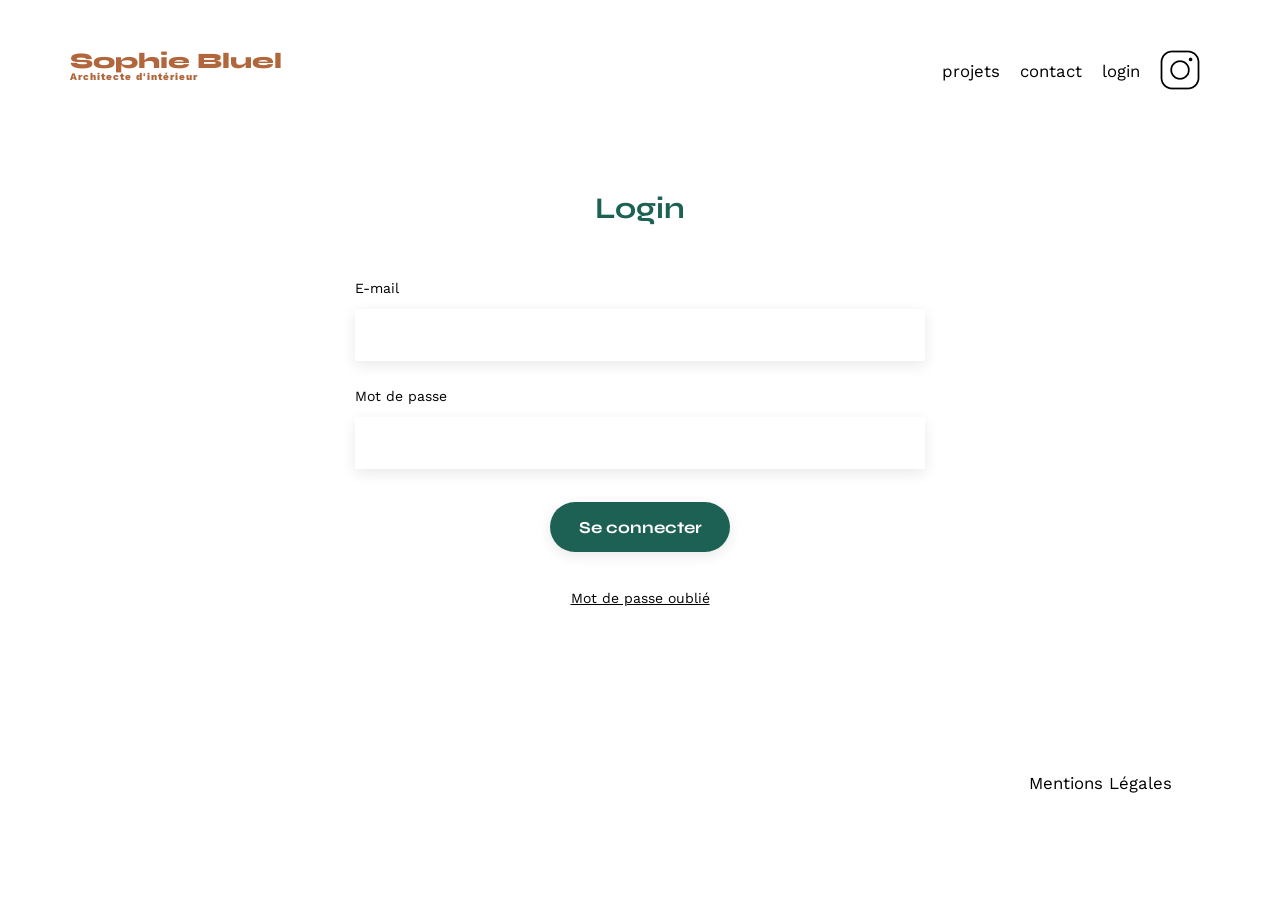
<file: FrontEnd/login.html>
<!DOCTYPE html>
<html lang="fr">
<head>
	<meta charset="UTF-8">
	<title>Login</title>
	<meta name="viewport" content="width=device-width, initial-scale=1.0">
	<link rel="preconnect" href="https://fonts.googleapis.com">
	<link rel="preconnect" href="https://fonts.gstatic.com" crossorigin>
	<link href="https://fonts.googleapis.com/css2?family=Syne:wght@700;800&family=Work+Sans&display=swap" rel="stylesheet">
	<meta name="description" content="">
	<link rel="stylesheet" href="./assets/style.css">
	
</head>
<body>
<header>
	<h1>Sophie Bluel <span>Architecte d'intérieur</span></h1>
	<nav>
		<ul>
			<li><a href="index.html#portfolio">projets</a></li>
			<li><a href="index.html#contact">contact</a></li>
			<li><a href="login.html">login</a></li>
			<li><img src="./assets/icons/instagram.png" alt="Instagram"></li>
		</ul>
	</nav>
</header>
<main>
	<section id="login">
		<h2>Login</h2>
		<form action="#" method="#">
			<label for="email">E-mail</label>
    		<input type="email" id="email" name="email"  required>
			<label for="pass">Mot de passe</label>
			<input type="password" id="pass" name="password"  required />
			<p id="messageErreur">Erreur dans l'identifiant ou le mot de passe</p>
			<input type="submit" value="Se connecter" id="envoyer">
			<a href="#">Mot de passe oublié</a>
		</form>
	</section>
</main>

<footer>
	<nav>
		<ul>
			<li>Mentions Légales</li>
		</ul>
	</nav>
</footer>
</body>
<script src="javaScript/login.js"></script>
</html>
</file>
<file: FrontEnd/assets/style.css>
/* http://meyerweb.com/eric/tools/css/reset/
   v2.0 | 20110126
   License: none (public domain)
*/

html, body, div, span, applet, object, iframe,
h1, h2, h3, h4, h5, h6, p, blockquote, pre,
a, abbr, acronym, address, big, cite, code,
del, dfn, em, img, ins, kbd, q, s, samp,
small, strike, strong, sub, sup, tt, var,
b, u, i, center,
dl, dt, dd, ol, ul, li,
fieldset, form, label, legend,
table, caption, tbody, tfoot, thead, tr, th, td,
article, aside, canvas, details, embed,
figure, figcaption, footer, header, hgroup,
menu, nav, output, ruby, section, summary,
time, mark, audio, video {
	margin: 0;
	padding: 0;
	border: 0;
	font-size: 100%;
	font: inherit;
	vertical-align: baseline;
}
/* HTML5 display-role reset for older browsers */
article, aside, details, figcaption, figure,
footer, header, hgroup, menu, nav, section {
	display: block;
}
body {
	line-height: 1;
}
ol, ul {
	list-style: none;
}
blockquote, q {
	quotes: none;
}
blockquote:before, blockquote:after,
q:before, q:after {
	content: '';
	content: none;
}
table {
	border-collapse: collapse;
	border-spacing: 0;
}
/** end reset css**/
body {
	max-width: 1140px;
	margin:auto;
	font-family: 'Work Sans' ;
	font-size: 14px;
}
header {
	display: flex;
	justify-content: space-between;
	margin: 50px 0
}
section {
	margin: 50px 0
}

h1{
	display: flex;
	flex-direction: column;
	font-family: 'Syne';
	font-size: 22px;
	font-weight: 800;
	color: #B1663C
}

h1 > span {
	font-family: 'Work Sans';
	font-size:10px;
	letter-spacing: 0.1em;
;
}

h2{
	font-family: 'Syne';
	font-weight: 700;
	font-size: 30px;
	color: #1D6154
}
nav ul {
	display: flex;
	align-items: center;
	list-style-type: none;

}
nav li {
	padding: 0 10px;
	font-size: 1.2em;
}

nav li a{
	text-decoration: none;
	color: black;
}

nav li a:hover {
	color: #B1663C;
}
#introduction {
	display: flex;
	align-items: center;
}
#introduction figure {
	flex: 1
}
#introduction img {
	display: block;
	margin: auto;
	width: 80%;
}

#introduction article {
	flex: 1
}
#introduction h2 {
	margin-bottom: 1em;
}

#introduction p {
	margin-bottom: 0.5em;
}
#portfolio h2 {
	text-align: center;
	margin-bottom: 1em;
}
.gallery {
	width: 100%;
	display: grid;
	grid-template-columns: 1fr 1fr 1fr;
	grid-column-gap: 20px;
	grid-row-gap: 20px;
}

.gallery img {
	width: 100%;

}
#contact {
	width: 50%;
margin: auto;
}
#contact > * {
	text-align: center;

}
#contact h2{
	margin-bottom: 20px;
}
#contact form {
	text-align: left;
	margin-top:30px;
	display: flex;
	flex-direction: column;
}

#contact input {
	height: 50px;
	font-size: 1.2em;
	border: none;
	box-shadow: 0px 4px 14px rgba(0, 0, 0, 0.09);
}
#contact label {
	margin: 2em 0 1em 0;
}
#contact textarea {
	border: none;
	box-shadow: 0px 4px 14px rgba(0, 0, 0, 0.09);
}

input[type="submit"]{
	font-family: 'Syne';
	font-weight: 700;
	color: white;
	background-color: #1D6154;
	margin : 2em auto ;
	width: 180px;
	text-align: center;
	border-radius: 60px ;
	cursor: pointer;
}

footer nav ul {
	display: flex;
	justify-content: flex-end;
	margin: 2em
}

.filtre{
	display: flex;
	justify-content: center;
	margin-bottom: 50px;
}

.btn-filtre{
	padding: 10px 20px;
	margin: 0px 10px;
	border-radius: 50px;
	background-color: white;
	border: 1px solid #1D6154;
	color: #1D6154;
	font-size: 16px;
	font-style: normal;
	font-weight: 700;
	cursor: pointer;
}
.btn-filtre-selection{
	padding: 10px 20px;
	margin: 0px 10px;
	border-radius: 50px;
	background-color: #1D6154;
	border: 1px solid #1D6154;
	color: white;
	font-size: 16px;
	font-style: normal;
	font-weight: 700;
	cursor: pointer;
}
.btn-filtre:hover{
	background-color: #1D6154;
	color: white;
}

/*Page login */

#login h2 {
	text-align: center;
	margin-bottom: 1em;
}

#login {
	width: 50%;
	margin: auto;
	margin-top: 100px;
}

#login form {
	text-align: left;
	margin-top:30px;
	display: flex;
	flex-direction: column;
	margin-bottom: 170px;
}

#login input {
	height: 50px;
	font-size: 1.2em;
	border: none;
	box-shadow: 0px 4px 14px rgba(0, 0, 0, 0.09);
}
#login label {
	margin: 2em 0 1em 0;
}
#login textarea {
	border: none;
	box-shadow: 0px 4px 14px rgba(0, 0, 0, 0.09);
}

#login a{
	margin-top: 5px;
	font-size: 1em;
	color: black;
	text-decoration: underline;
	text-align: center;
}

#messageErreur{
	margin-top: 5px;
	font-size: 1em;
	color: red;
	text-align: center;
	display: none;
}

/* Edition */

#edition{
	background-color: black;
	height: 50px;
	margin: 0px;
	display: flex;
	align-items: center;
	justify-content: center;
}

#edition-logo{
	display: flex;
	align-items: baseline;
}

#edition-logo i{
	margin-right: 10px;
}

#edition-logo p{
	color: #FFFFFF;
}

#edition-portfolio{
	display: flex;
	justify-content: center;
	align-items:baseline;
}

#edition-portfolio-texte{
	display: flex;
	padding-left: 20px;
	justify-content: center;
}

#edition-portfolio-texte i{
	margin-right: 10px;
}

#modiferProjet{
	color: #000000;
	text-decoration: none;
}
#modiferProjet:hover{
	color: #1D6154;
}

/*Ajout nouveau projet*/


#ajout {
	display: none;
	position: fixed;
	z-index: 1;
	left: 0;
	top: 0;
	width: 100%;
	height: 100%;
	overflow: auto;
	
  }
  
  #ajout-contenu {
	background-color: #fff;
	margin: 15% auto;
	padding: 20px;
	border: 1px solid #888;
	border-radius: 10px;
	width: 80%;
	max-width: 650px;
	text-align: center;
	position: relative;
	max-height: 670px;
	display: flex;
	flex-direction: column;
	align-items: center;
  }

  #ajout-contenu h2{
	color: black;
	margin-top: 20px;
	font-weight: lighter;
  }

  #fermerAjout {
	position: absolute;
	top: 20px;
	right: 20px;
	width: 30px;
	height: 30px;
	cursor: pointer;
	background: none;
	border: none;
	padding: 0;
  }
  
  #fermerAjout i {
	font-size: 1.3em;
	display: block;
  }

  .gallerie-ajout {
	display: grid;
	grid-template-columns: repeat(5, 1fr);
	grid-template-rows: repeat(3, auto);
	grid-row-gap: 20px;
	grid-column-gap: 10px;
	margin: 40px 80px 0px 80px;
	padding-bottom: 30px;
	border-bottom: solid 2px #d0d0d0;
  }

  .gallerie-ajout figure {
    position: relative;
	height: 135px;
}
  
  .gallerie-ajout img {
	max-width: 100%;
	height: 100%;
	object-fit: cover;
  }

  #nouvelle-photo{
	font-family: 'Syne';
    font-weight: 700;
    color: white;
    background-color: #1D6154;
    padding: 10px 25px 10px 25px;
    width: 230px;
    text-align: center;
    border-radius: 60px;
	border-width: 0px;
    margin-top: 30px;
	cursor: pointer;
  }

.gallerie-ajout figure i {
    position: absolute;
    color: white;
    top: 3px;
    right: 3px;
    width: 15px;
    height: 15px;
    cursor: pointer;
    padding: 4px;
    background-color: black;
    border: none;
	border-radius: 5px;
}

/*Ajout Projet*/

#ajout-photo {
	background-color: #fff;
	margin: 15% auto;
	padding: 20px;
	border: 1px solid #888;
	border-radius: 10px;
	width: 80%;
	max-width: 650px;
	text-align: center;
	position: relative;
	max-height: 660px;
	display: flex;
	flex-direction: column;
	align-items: center;
  }

  #ajout-photo h2{
	color: black;
	margin-top: 20px;
	font-weight: lighter;
  }

  #ajout-retour {
	position: absolute;
	top: 20px;
	left: 20px;
	width: 30px;
	height: 30px;
	cursor: pointer;
	background: none;
	border: none;
	padding: 0;
  }

  #ajout-retour i {
	font-size: 1.3em;
	display: block;
  }

  #fermerAjout2 {
	position: absolute;
	top: 20px;
	right: 20px;
	width: 30px;
	height: 30px;
	cursor: pointer;
	background: none;
	border: none;
	padding: 0;
  }

  #fermerAjout2 i {
	font-size: 1.3em;
	display: block;
  }

  #ajout-photo form{
	display: flex;
	flex-direction: column;
	padding: 30px 100px 30px 100px
  }

  #formulaire-photo{
	height: 180px;
	display: flex;
	flex-direction: column;
	justify-content: center;
    align-items: center;
	background-color: #e8f1f6;
  }
  #formulaire-photo i{
	font-size: 4.5em;
  }

  #ajout-image{
	padding: 13px 30px 13px 30px;
	background-color: #cbd6dc;
	border-radius: 25px;
	color: #376b89;
	margin-top: 17px;
	cursor: pointer;
  }

  #formulaire-photo p {
	font-size: 0.9em;
	color: #575859;
	margin-top: 7px;
  }

  .ajout-photo-input{
	display: flex;
	flex-direction: column;
	margin-top: 25px;
	align-items: start;
  }

  #photo-categori, #photo-titre{
	width: 100%;
    height: 37px;
    box-shadow: 0px 0px 15px rgb(233, 233, 228);
    border-width: 0px;
    margin-top: 10px;
	padding-left: 13px;
  }

  #barre{
	padding-bottom: 45px;
	border-bottom: solid 2px #d0d0d0;
  }

  #ajout-valider{
	font-family: 'Syne';
    font-weight: 700;
    color: white;
    background-color: #6f717099;
    padding: 10px 25px 10px 25px;
    width: 230px;
	border-width: 0px;
    text-align: center;
    border-radius: 60px;
    margin-top: 30px;
	cursor: pointer;
  }
</file>
